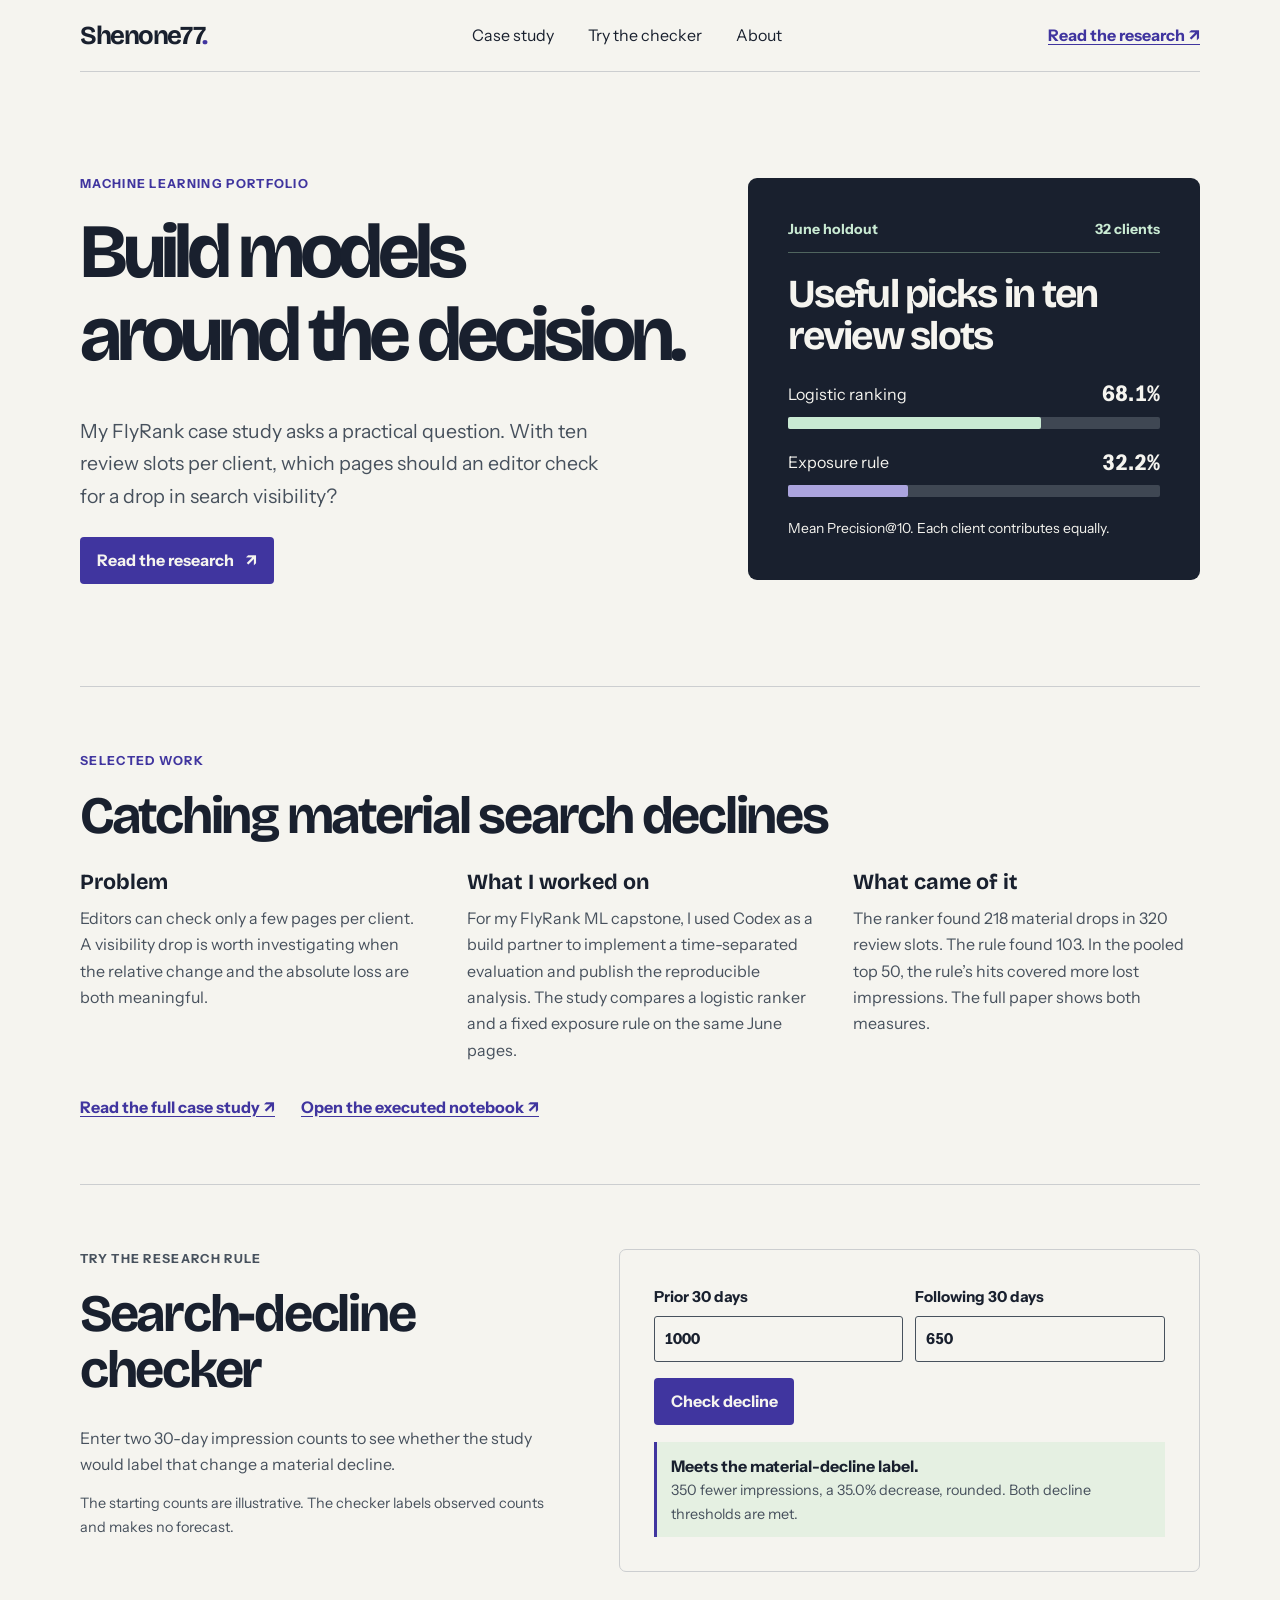
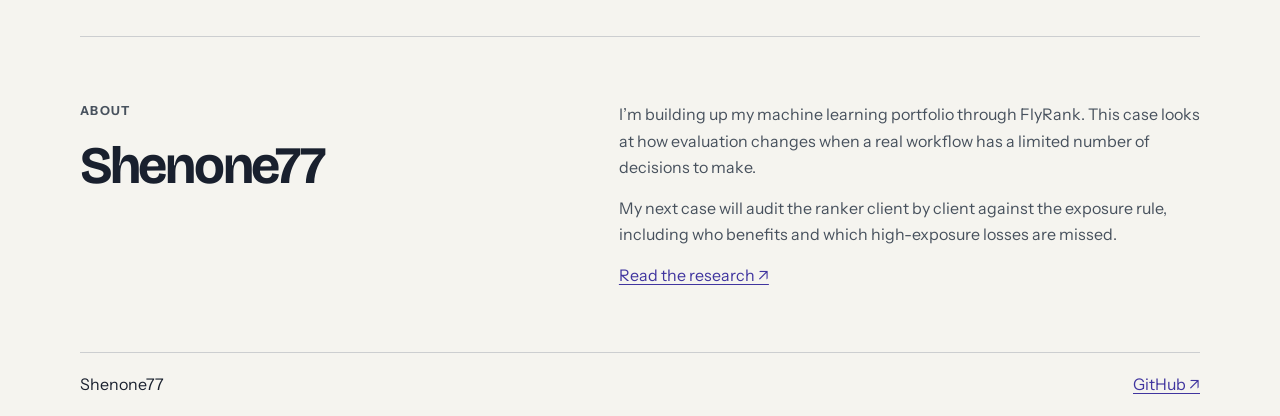
<file: index.html>
<!doctype html>
<html lang="en">
<head>
<meta charset="utf-8">
<meta name="viewport" content="width=device-width,initial-scale=1">
<meta name="description" content="Shenone77’s machine learning portfolio. Read a FlyRank time-holdout study and try its search-decline rule.">
<meta property="og:title" content="Shenone77 · Machine Learning Portfolio">
<meta property="og:description" content="Which pages belong in an editorial review queue? A time-holdout study with a working decline-rule demo.">
<title>Shenone77 · Machine Learning Portfolio</title>
<link rel="icon" href="favicon.png" type="image/png">
<link rel="stylesheet" href="styles.css">
<script src="checker.js" type="module"></script>
</head>
<body>
<a class="skip" href="#main">Skip to content</a>
<header class="mast shell">
  <a class="brand" href="./">Shenone77<span>.</span></a>
  <nav aria-label="Portfolio sections"><a href="#work">Case study</a><a href="#checker">Try the checker</a><a href="#about">About</a></nav>
  <a class="nav-action" href="https://shenone77.github.io/flyrank-ml-internship/">Read the research <span aria-hidden="true">↗</span></a>
</header>
<main id="main">
  <section class="hero shell" aria-labelledby="hero-title">
    <div>
      <p class="label">Machine learning portfolio</p>
      <h1 id="hero-title">Build models around the decision.</h1>
      <p class="lede">My FlyRank case study asks a practical question. With ten review slots per client, which pages should an editor check for a drop in search visibility?</p>
      <a class="button" href="https://shenone77.github.io/flyrank-ml-internship/">Read the research <span aria-hidden="true">↗</span></a>
    </div>
    <figure class="result">
      <div class="result-header"><span>June holdout</span><span>32 clients</span></div>
      <h2>Useful picks in ten review slots</h2>
      <div class="bar-row"><span>Logistic ranking</span><strong>68.1%</strong><div class="bar" aria-hidden="true"><i style="--size:68.125%"></i></div></div>
      <div class="bar-row"><span>Exposure rule</span><strong>32.2%</strong><div class="bar" aria-hidden="true"><i class="rule" style="--size:32.1875%"></i></div></div>
      <figcaption>Mean Precision@10. Each client contributes equally.</figcaption>
    </figure>
  </section>
  <section id="work" class="section shell" aria-labelledby="work-title">
    <p class="label">Selected work</p><h2 id="work-title">Catching material search declines</h2>
    <div class="three">
      <article><h3>Problem</h3><p>Editors can check only a few pages per client. A visibility drop is worth investigating when the relative change and the absolute loss are both meaningful.</p></article>
      <article><h3>What I worked on</h3><p>For my FlyRank ML capstone, I used Codex as a build partner to implement a time-separated evaluation and publish the reproducible analysis. The study compares a logistic ranker and a fixed exposure rule on the same June pages.</p></article>
      <article><h3>What came of it</h3><p>The ranker found 218 material drops in 320 review slots. The rule found 103. In the pooled top 50, the rule’s hits covered more lost impressions. The full paper shows both measures.</p></article>
    </div>
    <div class="evidence-links"><a href="https://shenone77.github.io/flyrank-ml-internship/">Read the full case study ↗</a><a href="https://github.com/Shenone77/flyrank-ml-internship/blob/main/work/notebooks/capstone.ipynb">Open the executed notebook ↗</a></div>
  </section>
  <section id="checker" class="section shell demo" aria-labelledby="checker-title">
    <div><p class="label">Try the research rule</p><h2 id="checker-title">Search-decline checker</h2><p>Enter two 30-day impression counts to see whether the study would label that change a material decline.</p><p class="fine">The starting counts are illustrative. The checker labels observed counts and makes no forecast.</p></div>
    <div class="demo-panel">
      <form id="decline-form" novalidate>
        <div class="inputs">
          <label for="prior">Prior 30 days<input id="prior" name="prior" inputmode="numeric" type="text" value="1000" autocomplete="off"></label>
          <label for="following">Following 30 days<input id="following" name="following" inputmode="numeric" type="text" value="650" autocomplete="off"></label>
        </div>
        <button type="submit" class="button">Check decline</button>
      </form>
      <div class="check-result" aria-live="polite" aria-atomic="true"><p id="result-title">Enter two counts to check the rule.</p><p id="result-detail"></p></div>
      <noscript><p>Enable JavaScript to run the checker.</p></noscript>
    </div>
  </section>
  <section id="about" class="section shell about" aria-labelledby="about-title">
    <div><p class="label">About</p><h2 id="about-title">Shenone77</h2></div>
    <div><p>I’m building up my machine learning portfolio through FlyRank. This case looks at how evaluation changes when a real workflow has a limited number of decisions to make.</p><p>My next case will audit the ranker client by client against the exposure rule, including who benefits and which high-exposure losses are missed.</p><a href="https://shenone77.github.io/flyrank-ml-internship/">Read the research ↗</a></div>
  </section>
</main>
<footer class="footer shell"><span>Shenone77</span><a href="https://github.com/Shenone77">GitHub ↗</a></footer>
</body>
</html>
</file>
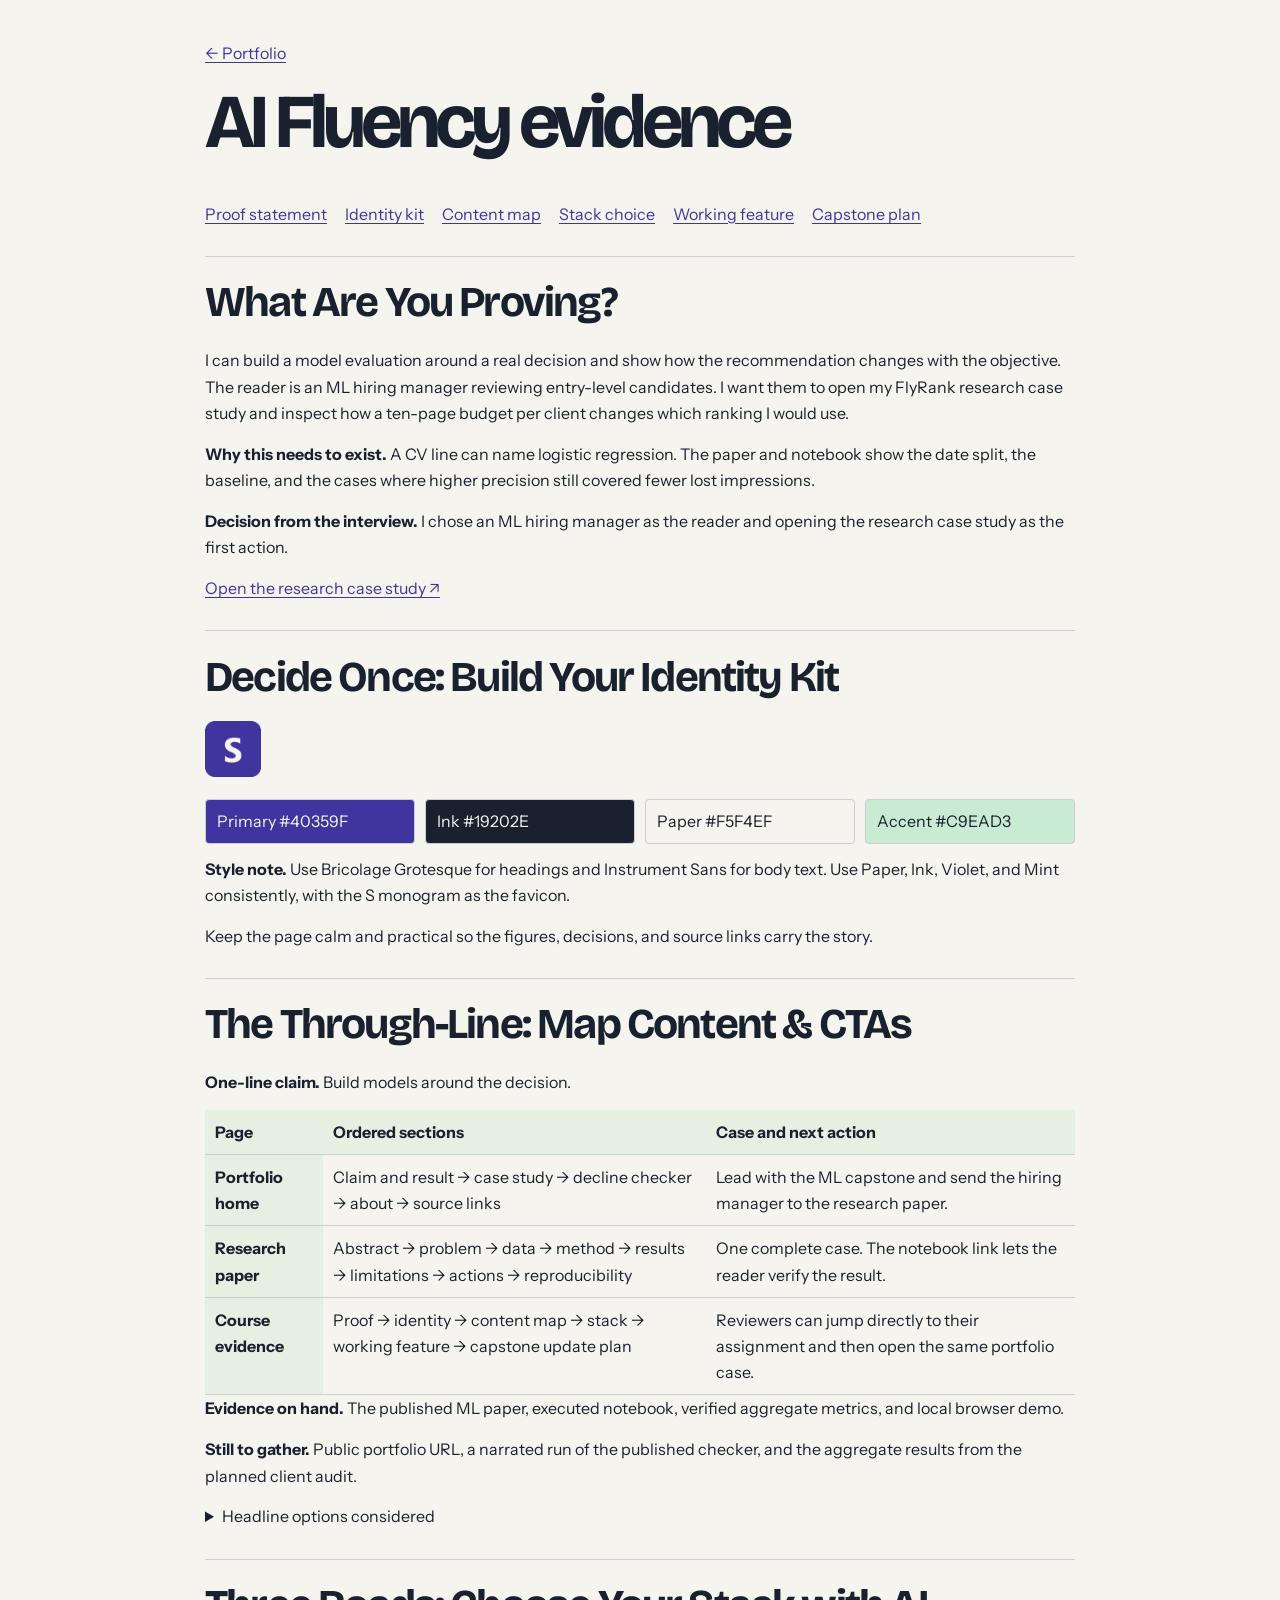
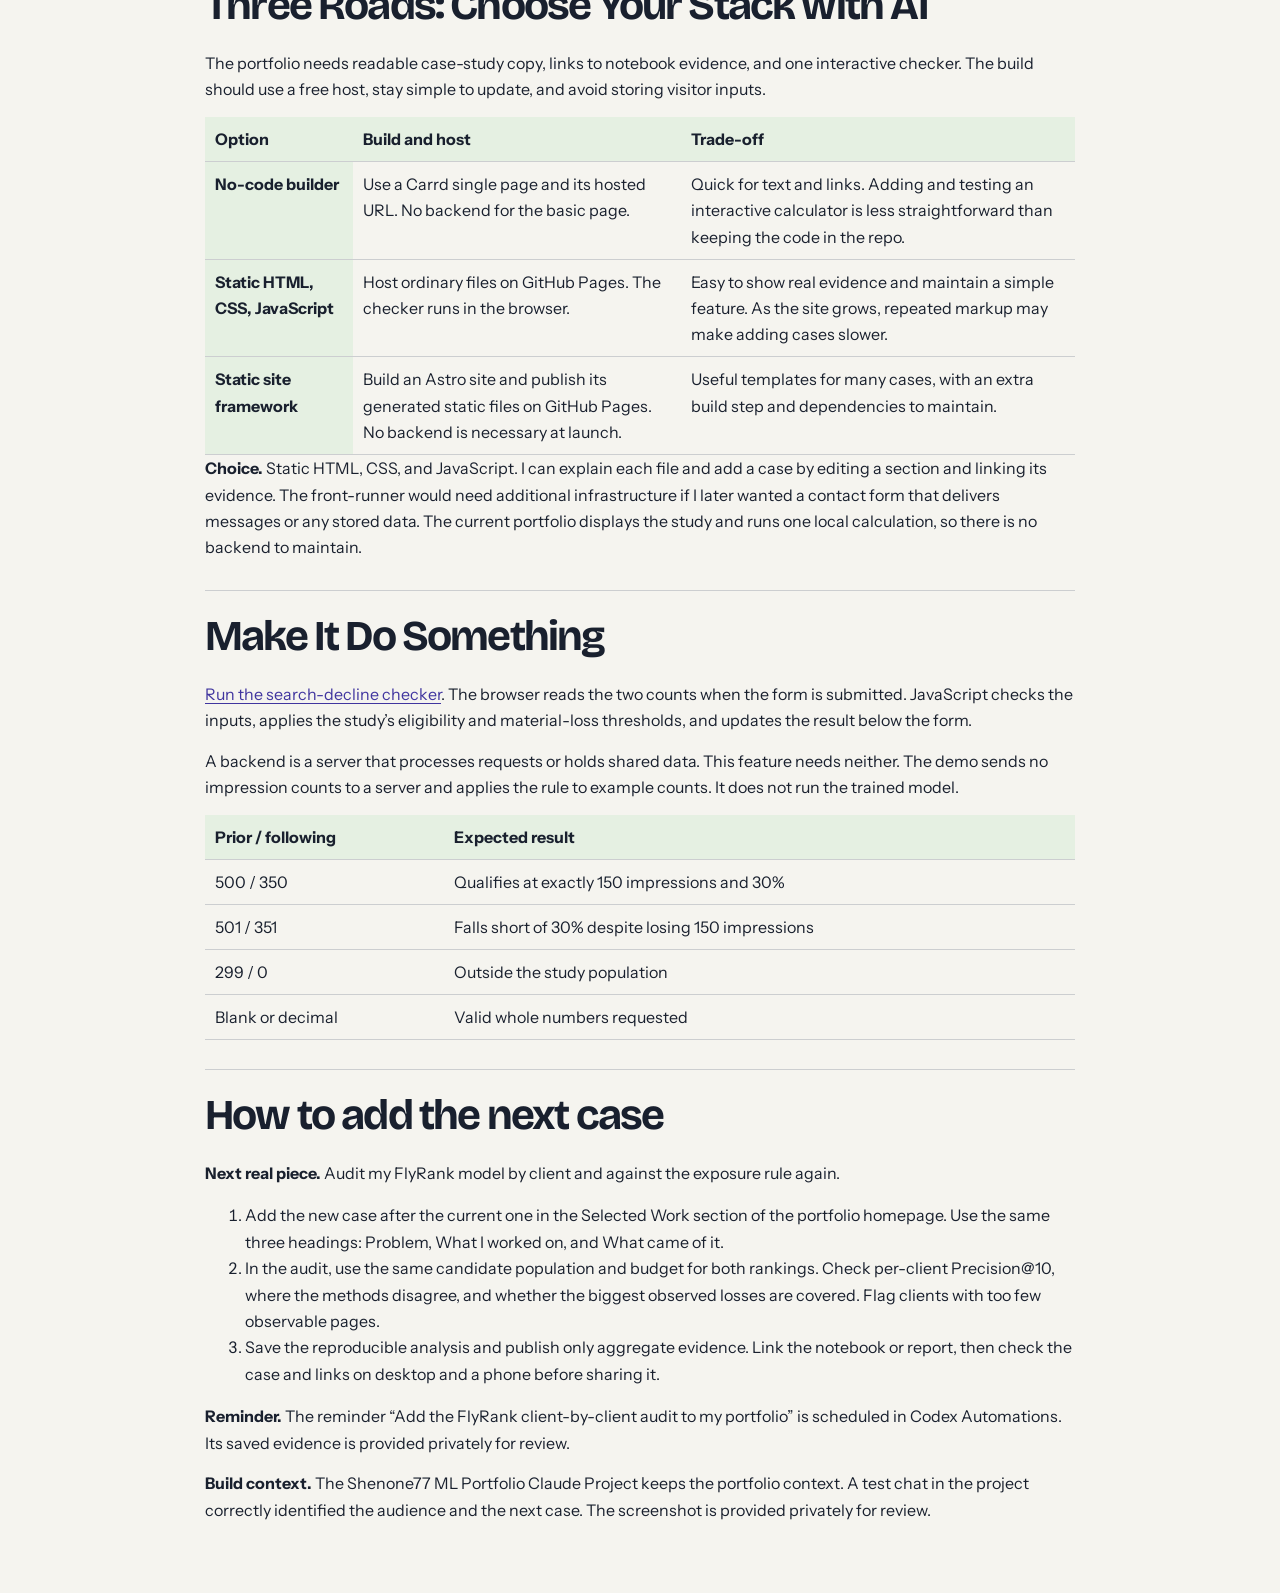
<file: evidence.html>
<!doctype html>
<html lang="en">
<head>
<meta charset="utf-8">
<meta name="viewport" content="width=device-width,initial-scale=1">
<meta name="description" content="AI Fluency evidence for the Shenone77 machine learning portfolio.">
<title>AI Fluency · Portfolio evidence</title>
<link rel="icon" href="favicon.png" type="image/png">
<link rel="stylesheet" href="styles.css">
</head>
<body>
<main class="document">
<p><a href="./">← Portfolio</a></p>
<h1>AI Fluency evidence</h1>
<nav aria-label="Evidence sections">
<a href="#proof">Proof statement</a><a href="#identity">Identity kit</a><a href="#map">Content map</a><a href="#stack">Stack choice</a><a href="#feature">Working feature</a><a href="#capstone">Capstone plan</a>
</nav>

<section id="proof">
<h2>What Are You Proving?</h2>
<p>I can build a model evaluation around a real decision and show how the recommendation changes with the objective. The reader is an ML hiring manager reviewing entry-level candidates. I want them to open my FlyRank research case study and inspect how a ten-page budget per client changes which ranking I would use.</p>
<p><strong>Why this needs to exist.</strong> A CV line can name logistic regression. The paper and notebook show the date split, the baseline, and the cases where higher precision still covered fewer lost impressions.</p>
<p><strong>Decision from the interview.</strong> I chose an ML hiring manager as the reader and opening the research case study as the first action.</p>
<a href="https://shenone77.github.io/flyrank-ml-internship/">Open the research case study ↗</a>
</section>

<section id="identity">
<h2>Decide Once: Build Your Identity Kit</h2>
<p><img src="favicon.png" width="56" height="56" alt="White S monogram on a violet square"></p>
<div class="swatches" aria-label="Core palette">
<span style="background:#40359f;color:#f5f4ef">Primary #40359F</span>
<span style="background:#19202e;color:#f5f4ef">Ink #19202E</span>
<span style="background:#f5f4ef">Paper #F5F4EF</span>
<span style="background:#c9ead3">Accent #C9EAD3</span>
</div>
<p><strong>Style note.</strong> Use Bricolage Grotesque for headings and Instrument Sans for body text. Use Paper, Ink, Violet, and Mint consistently, with the S monogram as the favicon.</p>
<p>Keep the page calm and practical so the figures, decisions, and source links carry the story.</p>
</section>

<section id="map">
<h2>The Through-Line: Map Content &amp; CTAs</h2>
<p><strong>One-line claim.</strong> Build models around the decision.</p>
<div class="table-wrap"><table><thead><tr><th scope="col">Page</th><th scope="col">Ordered sections</th><th scope="col">Case and next action</th></tr></thead><tbody>
<tr><th scope="row">Portfolio home</th><td>Claim and result → case study → decline checker → about → source links</td><td>Lead with the ML capstone and send the hiring manager to the research paper.</td></tr>
<tr><th scope="row">Research paper</th><td>Abstract → problem → data → method → results → limitations → actions → reproducibility</td><td>One complete case. The notebook link lets the reader verify the result.</td></tr>
<tr><th scope="row">Course evidence</th><td>Proof → identity → content map → stack → working feature → capstone update plan</td><td>Reviewers can jump directly to their assignment and then open the same portfolio case.</td></tr>
</tbody></table></div>
<p><strong>Evidence on hand.</strong> The published ML paper, executed notebook, verified aggregate metrics, and local browser demo.</p>
<p><strong>Still to gather.</strong> Public portfolio URL, a narrated run of the published checker, and the aggregate results from the planned client audit.</p>
<details><summary>Headline options considered</summary><ol>
<li>Build models around the decision.</li><li>Find the pages worth reviewing first.</li><li>Start with the editor’s ten slots.</li><li>Measure what the review queue gets right.</li><li>Test the ranking before shipping the queue.</li><li>Compare models on the same decision.</li><li>Make the review budget part of the metric.</li><li>Show where a model earns its place.</li><li>Trace a ranking from data to action.</li><li>Choose the metric the decision needs.</li>
</ol><p>The first line is short enough for the homepage and broad enough to fit the next audit. The subheading makes the specific decision clear.</p></details>
</section>

<section id="stack">
<h2>Three Roads: Choose Your Stack with AI</h2>
<p>The portfolio needs readable case-study copy, links to notebook evidence, and one interactive checker. The build should use a free host, stay simple to update, and avoid storing visitor inputs.</p>
<div class="table-wrap"><table><thead><tr><th scope="col">Option</th><th scope="col">Build and host</th><th scope="col">Trade-off</th></tr></thead><tbody>
<tr><th scope="row">No-code builder</th><td>Use a Carrd single page and its hosted URL. No backend for the basic page.</td><td>Quick for text and links. Adding and testing an interactive calculator is less straightforward than keeping the code in the repo.</td></tr>
<tr><th scope="row">Static HTML, CSS, JavaScript</th><td>Host ordinary files on GitHub Pages. The checker runs in the browser.</td><td>Easy to show real evidence and maintain a simple feature. As the site grows, repeated markup may make adding cases slower.</td></tr>
<tr><th scope="row">Static site framework</th><td>Build an Astro site and publish its generated static files on GitHub Pages. No backend is necessary at launch.</td><td>Useful templates for many cases, with an extra build step and dependencies to maintain.</td></tr>
</tbody></table></div>
<p><strong>Choice.</strong> Static HTML, CSS, and JavaScript. I can explain each file and add a case by editing a section and linking its evidence. The front-runner would need additional infrastructure if I later wanted a contact form that delivers messages or any stored data. The current portfolio displays the study and runs one local calculation, so there is no backend to maintain.</p>
</section>

<section id="feature">
<h2>Make It Do Something</h2>
<p><a href="./#checker">Run the search-decline checker</a>. The browser reads the two counts when the form is submitted. JavaScript checks the inputs, applies the study’s eligibility and material-loss thresholds, and updates the result below the form.</p>
<p>A backend is a server that processes requests or holds shared data. This feature needs neither. The demo sends no impression counts to a server and applies the rule to example counts. It does not run the trained model.</p>
<div class="table-wrap"><table><thead><tr><th scope="col">Prior / following</th><th scope="col">Expected result</th></tr></thead><tbody>
<tr><td>500 / 350</td><td>Qualifies at exactly 150 impressions and 30%</td></tr>
<tr><td>501 / 351</td><td>Falls short of 30% despite losing 150 impressions</td></tr>
<tr><td>299 / 0</td><td>Outside the study population</td></tr>
<tr><td>Blank or decimal</td><td>Valid whole numbers requested</td></tr>
</tbody></table></div>
</section>

<section id="capstone">
<h2>How to add the next case</h2>
<p><strong>Next real piece.</strong> Audit my FlyRank model by client and against the exposure rule again.</p>
<ol>
<li>Add the new case after the current one in the Selected Work section of the portfolio homepage. Use the same three headings: Problem, What I worked on, and What came of it.</li>
<li>In the audit, use the same candidate population and budget for both rankings. Check per-client Precision@10, where the methods disagree, and whether the biggest observed losses are covered. Flag clients with too few observable pages.</li>
<li>Save the reproducible analysis and publish only aggregate evidence. Link the notebook or report, then check the case and links on desktop and a phone before sharing it.</li>
</ol>
<p><strong>Reminder.</strong> The reminder “Add the FlyRank client-by-client audit to my portfolio” is scheduled in Codex Automations. Its saved evidence is provided privately for review.</p>
<p><strong>Build context.</strong> The Shenone77 ML Portfolio Claude Project keeps the portfolio context. A test chat in the project correctly identified the audience and the next case. The screenshot is provided privately for review.</p>
</section>
</main>
</body>
</html>
</file>
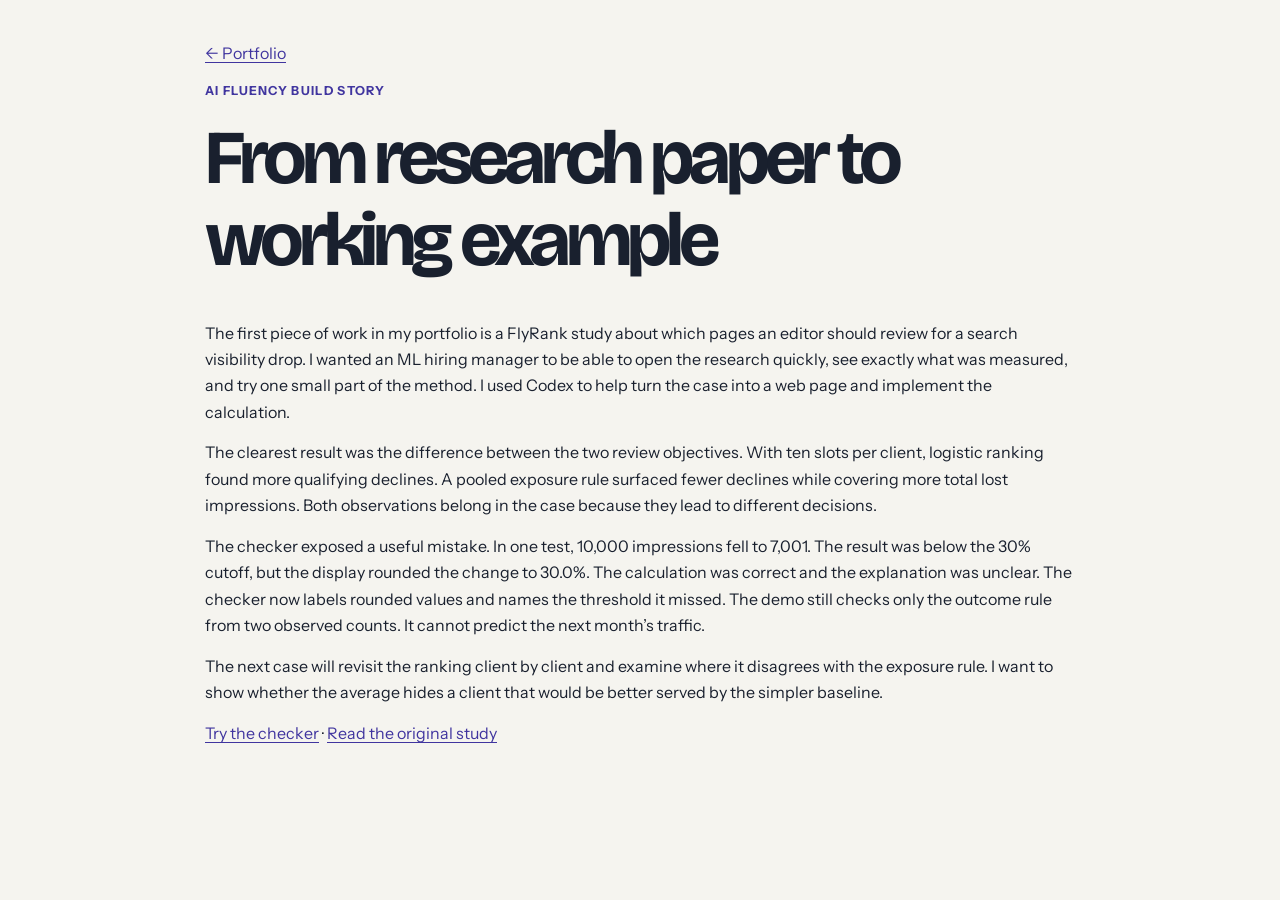
<file: story.html>
<!doctype html>
<html lang="en">
<head>
<meta charset="utf-8">
<meta name="viewport" content="width=device-width,initial-scale=1">
<meta name="description" content="How the Shenone77 ML portfolio and its decline-rule checker were built with AI assistance.">
<title>Build story · Shenone77</title>
<link rel="icon" href="favicon.png" type="image/png">
<link rel="stylesheet" href="styles.css">
</head>
<body>
<main class="document">
<p><a href="./">← Portfolio</a></p>
<p class="label">AI Fluency build story</p>
<h1>From research paper to working example</h1>
<p>The first piece of work in my portfolio is a FlyRank study about which pages an editor should review for a search visibility drop. I wanted an ML hiring manager to be able to open the research quickly, see exactly what was measured, and try one small part of the method. I used Codex to help turn the case into a web page and implement the calculation.</p>
<p>The clearest result was the difference between the two review objectives. With ten slots per client, logistic ranking found more qualifying declines. A pooled exposure rule surfaced fewer declines while covering more total lost impressions. Both observations belong in the case because they lead to different decisions.</p>
<p>The checker exposed a useful mistake. In one test, 10,000 impressions fell to 7,001. The result was below the 30% cutoff, but the display rounded the change to 30.0%. The calculation was correct and the explanation was unclear. The checker now labels rounded values and names the threshold it missed. The demo still checks only the outcome rule from two observed counts. It cannot predict the next month’s traffic.</p>
<p>The next case will revisit the ranking client by client and examine where it disagrees with the exposure rule. I want to show whether the average hides a client that would be better served by the simpler baseline.</p>
<p><a href="./#checker">Try the checker</a> · <a href="https://shenone77.github.io/flyrank-ml-internship/">Read the original study</a></p>
</main>
</body>
</html>
</file>
<file: styles.css>
@import url("https://fonts.googleapis.com/css2?family=Bricolage+Grotesque:wght@500;600;700&family=Instrument+Sans:wght@400;500;600;700&display=swap");
:root{--paper:#f5f4ef;--ink:#19202e;--violet:#40359f;--mint:#c9ead3;--rule:#ccced0;--muted:#47515d;--heading:"Bricolage Grotesque",system-ui,sans-serif}
*{box-sizing:border-box}html{scroll-behavior:smooth}
body{margin:0;color:var(--ink);background:var(--paper);font:1rem/1.65 "Instrument Sans",system-ui,sans-serif}
a{color:var(--violet);text-underline-offset:.18em}a:focus-visible,button:focus-visible,input:focus-visible{outline:2px solid var(--violet);outline-offset:4px}
p{margin:0 0 .9rem}h1,h2,h3{margin:0 0 .5em;font-family:var(--heading);line-height:1.08}h1{font-size:clamp(3.05rem,6vw,6.5rem);letter-spacing:-.066em}h2{font-size:clamp(2rem,4.1vw,3.65rem);letter-spacing:-.043em}h3{font-size:1.35rem}
.shell{width:min(1120px,calc(100% - 56px));margin-inline:auto}
.skip{position:absolute;top:8px;left:8px;z-index:2;padding:8px;background:var(--paper);transform:translateY(-160%)}.skip:focus{transform:none}
.mast{min-height:72px;display:flex;justify-content:space-between;align-items:center;gap:24px;border-bottom:1px solid var(--rule)}
.brand{color:var(--ink);font:700 1.62rem/1 var(--heading);text-decoration:none;letter-spacing:-.055em;white-space:nowrap}.brand span{color:var(--violet)}
.mast nav{display:flex;gap:clamp(12px,2.9vw,34px);flex-wrap:wrap}.mast nav a{color:var(--ink);text-decoration:none}.mast nav a:hover{text-decoration:underline}
.nav-action{font-weight:700;white-space:nowrap}
.hero{display:grid;grid-template-columns:1.23fr .92fr;gap:clamp(20px,5vw,76px);align-items:center;padding-block:clamp(54px,8vw,105px)}
.label{color:var(--violet);font-size:.78rem;font-weight:700;text-transform:uppercase;letter-spacing:.105em;margin-bottom:1rem}
.lede{max-width:40ch;color:var(--muted);font-size:clamp(1.05rem,1.6vw,1.22rem);margin-bottom:1.55rem}
.button{min-height:46px;display:inline-flex;align-items:center;gap:.7em;border:0;border-radius:4px;padding:.65em 1.05em;background:var(--violet);color:var(--paper);text-decoration:none;font:inherit;font-weight:700;cursor:pointer}.button:hover{background:var(--ink)}
.result{margin:0;padding:clamp(22px,3.6vw,40px);border-radius:9px;background:var(--ink);color:var(--paper)}
.result-header{display:flex;justify-content:space-between;gap:12px;color:var(--mint);font-size:.88rem;font-weight:700;border-bottom:1px solid #50655f;padding-bottom:.7rem;margin-bottom:1.2rem}
.result h2{font-size:clamp(1.6rem,3.1vw,2.7rem);margin-bottom:1.1rem}.bar-row{display:grid;grid-template-columns:1fr auto;align-items:center;gap:5px 10px;margin-top:1rem}.bar-row strong{font-size:1.35rem;font-variant-numeric:tabular-nums}
.bar{grid-column:1/-1;height:12px;border-radius:2px;background:#3f4753}.bar i{display:block;width:var(--size);height:100%;background:var(--mint);border-radius:inherit}.bar .rule{background:#aba4de}figcaption{margin-top:1.25rem;font-size:.87rem}
.section{border-top:1px solid var(--rule);padding-block:clamp(35px,5vw,68px);scroll-margin-top:12px}
.three{display:grid;grid-template-columns:repeat(3,minmax(0,1fr));gap:clamp(16px,4vw,40px)}.three p,.demo p,.about p{color:var(--muted)}
.evidence-links{display:flex;flex-wrap:wrap;gap:10px 26px;margin-top:1rem;font-weight:700}
.demo,.about{display:grid;grid-template-columns:.8fr 1fr;gap:clamp(25px,6vw,74px);align-items:start}
.demo-panel{padding:clamp(18px,3vw,34px);border:1px solid var(--rule);border-radius:7px}
.inputs{display:grid;grid-template-columns:repeat(2,minmax(0,1fr));gap:12px;margin-bottom:1rem}
label{font-weight:700;font-size:.95rem}input{display:block;width:100%;margin-top:.42rem;background:var(--paper);color:var(--ink);border:1px solid var(--muted);border-radius:3px;min-height:46px;padding:.3em .6em;font:inherit;font-variant-numeric:tabular-nums}input[aria-invalid="true"]{border:2px solid var(--violet)}
.check-result{margin-top:1.1rem;border-left:3px solid var(--violet);background:#e5f0e2;padding:.65rem .9rem}.check-result p{margin:0}.check-result #result-title{font-weight:700;color:var(--ink)}.check-result #result-detail,.fine{font-size:.9rem}
.footer{display:flex;justify-content:space-between;gap:12px;padding-block:18px;border-top:1px solid var(--rule)}
.document{width:min(870px,calc(100% - 56px));margin:40px auto 70px}.document h1{font-size:clamp(2.4rem,7vw,4.75rem)}.document h2{font-size:clamp(1.7rem,4vw,2.65rem)}.document section{border-top:1px solid var(--rule);padding-top:1.45rem;margin-top:1.8rem}
.document nav{display:flex;flex-wrap:wrap;gap:10px 18px}.document table{border-collapse:collapse;width:100%}.document th,.document td{border-bottom:1px solid var(--rule);padding:.55rem .65rem;text-align:left;vertical-align:top}.document th{background:#e5f0e2}.document .table-wrap{overflow-x:auto}
.swatches{display:flex;flex-wrap:wrap;gap:10px;margin:12px 0}.swatches span{flex:1 1 125px;border:1px solid var(--rule);border-radius:4px;padding:.5em .7em}.document blockquote{border-left:3px solid var(--violet);padding-left:.8rem;margin-left:0;color:var(--muted)}
@media(max-width:780px){.shell,.document{width:min(100% - 32px,1120px)}.mast{flex-wrap:wrap;padding-block:14px;gap:10px 20px}.mast nav{order:2;flex-basis:100%}.hero,.three,.demo,.about{grid-template-columns:1fr}.hero{gap:28px}.three{gap:16px}}
@media(max-width:375px){.inputs{grid-template-columns:1fr}}
@media(prefers-reduced-motion:reduce){html{scroll-behavior:auto}}
</file>
